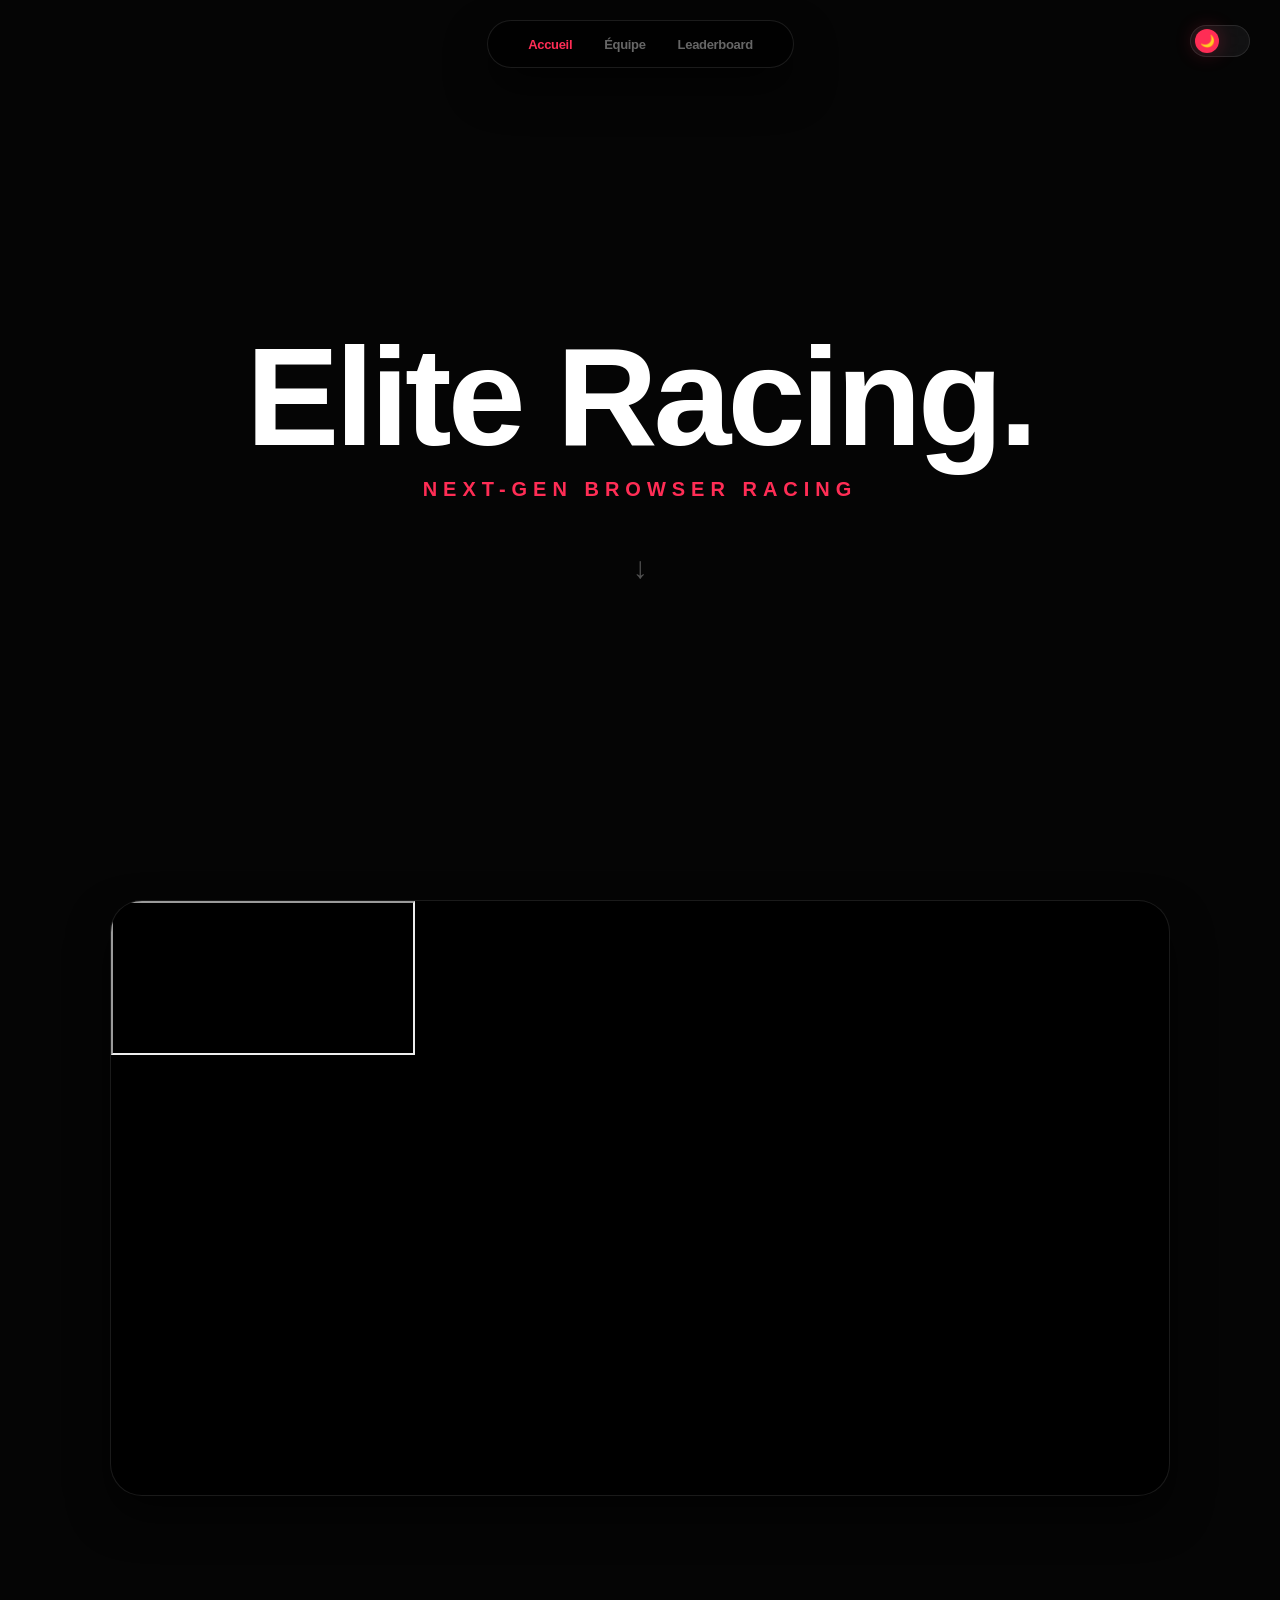
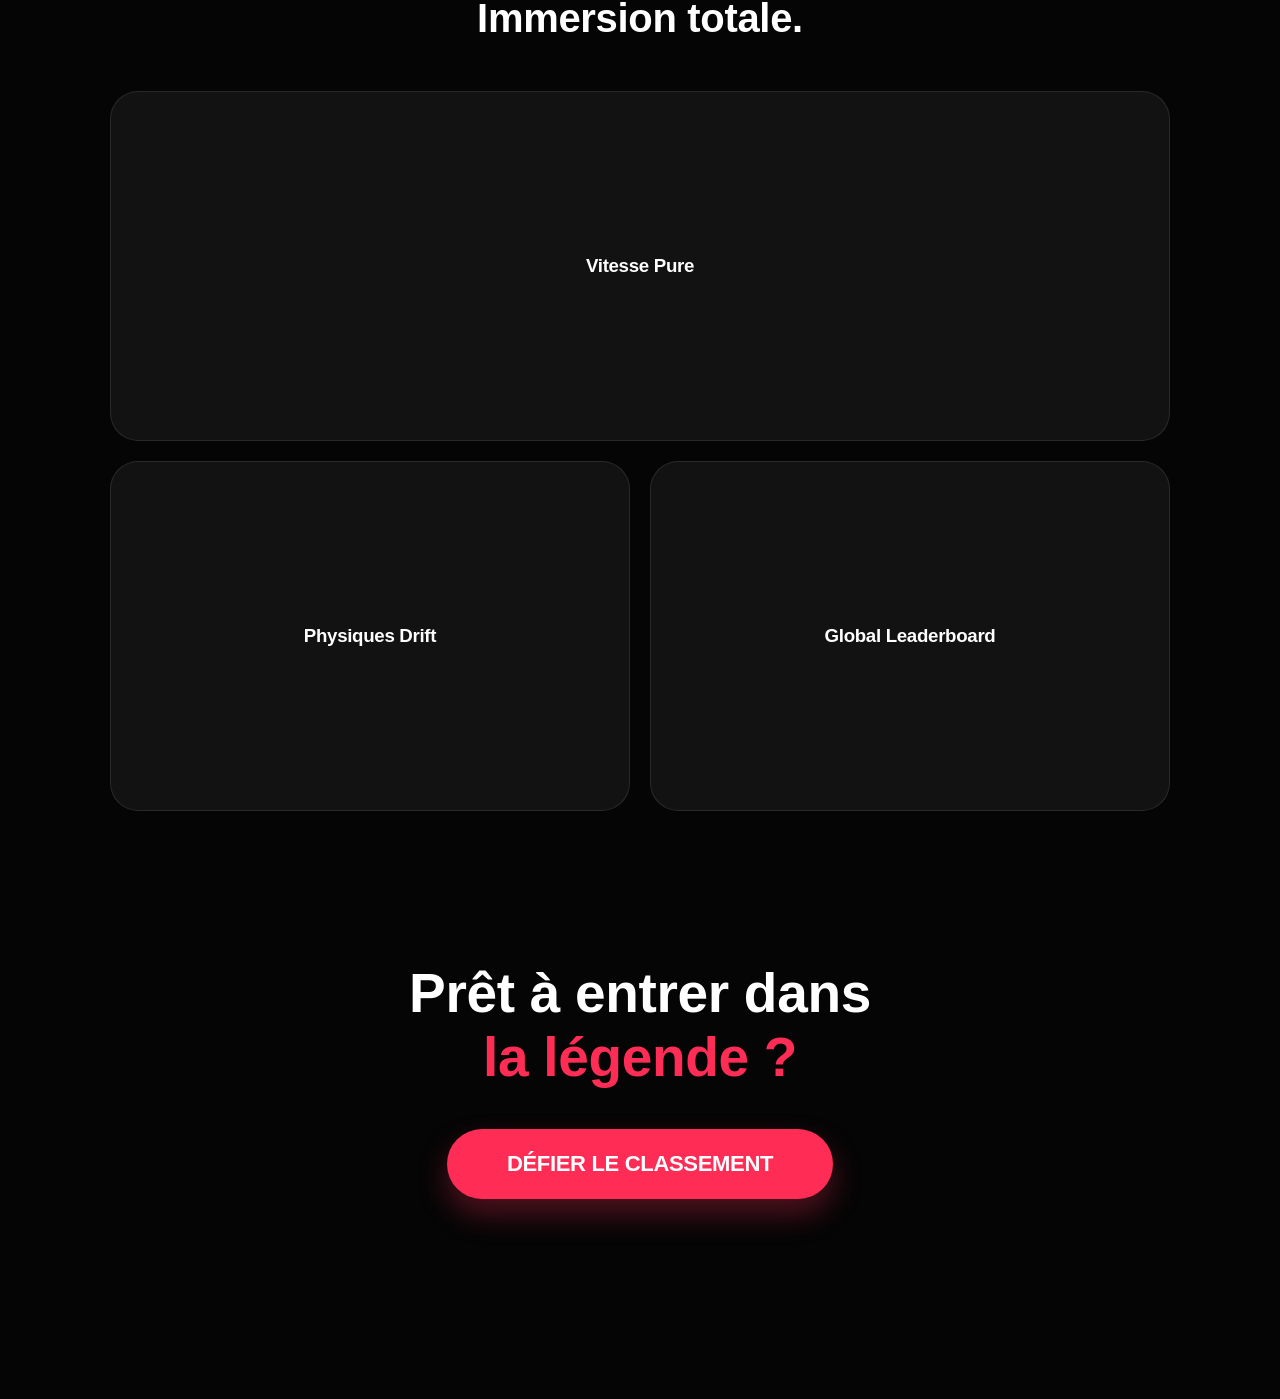
<file: index.html>
<!DOCTYPE html>
<html lang="fr">
<head>
    <meta charset="UTF-8"><title>Elite Racing | Accueil</title>
    <link rel="stylesheet" href="style.css">
</head>
<body>
    <div class="nav-wrapper"><nav><a href="index.html" class="active">Accueil</a><a href="team.html">Équipe</a><a href="leaderboard.html">Leaderboard</a></nav></div>
    
    <div class="theme-switch" id="theme-toggle"><div class="switch-dot" id="theme-icon">🌙</div></div>

    <section class="hero-title-centered">
        <h1 class="reveal" style="font-size: clamp(60px, 12vw, 140px); font-weight: 800; letter-spacing: -4px;">Elite Racing.</h1>
        <p class="reveal" style="font-size: 20px; color: var(--accent); font-weight: 700; letter-spacing: 6px; text-transform: uppercase;">Next-Gen Browser Racing</p>
        <div class="reveal" style="margin-top: 50px; animation: bounce 2s infinite; font-size: 30px; opacity: 0.3;">↓</div>
    </section>

    <div style="max-width: 1100px; margin: auto; padding: 0 20px;">
        <div class="reveal video-container" style="margin-bottom: 100px;">
            <iframe src="https://www.youtube-nocookie.com/embed/dQw4w9WgXcQ?autoplay=0&mute=1&rel=0&modestbranding=1" allowfullscreen></iframe>
        </div>

        <h2 class="reveal" style="font-size: 40px; text-align: center; margin-bottom: 40px;">Immersion totale.</h2>
        <div class="gallery-grid">
            <div class="reveal gallery-item wide"><h3>Vitesse Pure</h3></div>
            <div class="reveal gallery-item"><h3>Physiques Drift</h3></div>
            <div class="reveal gallery-item"><h3>Global Leaderboard</h3></div>
        </div>

        <section style="text-align: center; padding: 100px 0 200px;">
            <h2 class="reveal" style="font-size: 55px; font-weight: 800; margin-bottom: 40px;">Prêt à entrer dans <br><span style="color: var(--accent);">la légende ?</span></h2>
            <a href="leaderboard.html" class="reveal cta-massive">DÉFIER LE CLASSEMENT</a>
        </section>
    </div>

    <script>
        const observer = new IntersectionObserver((entries) => {
            entries.forEach(e => { if(e.isIntersecting) e.target.classList.add('active'); });
        }, { threshold: 0.1 });
        document.querySelectorAll('.reveal').forEach(r => observer.observe(r));

        const toggle = document.getElementById('theme-toggle');
        const icon = document.getElementById('theme-icon');
        const applyTheme = (t) => {
            if(t === "light") { document.documentElement.setAttribute("data-theme", "light"); icon.innerText = "☀️"; }
            else { document.documentElement.removeAttribute("data-theme"); icon.innerText = "🌙"; }
        };
        toggle.onclick = () => {
            const t = document.documentElement.hasAttribute("data-theme") ? "dark" : "light";
            localStorage.setItem("theme", t); applyTheme(t);
        };
        applyTheme(localStorage.getItem("theme") || "dark");
    </script>
</body>
</html>
</file>
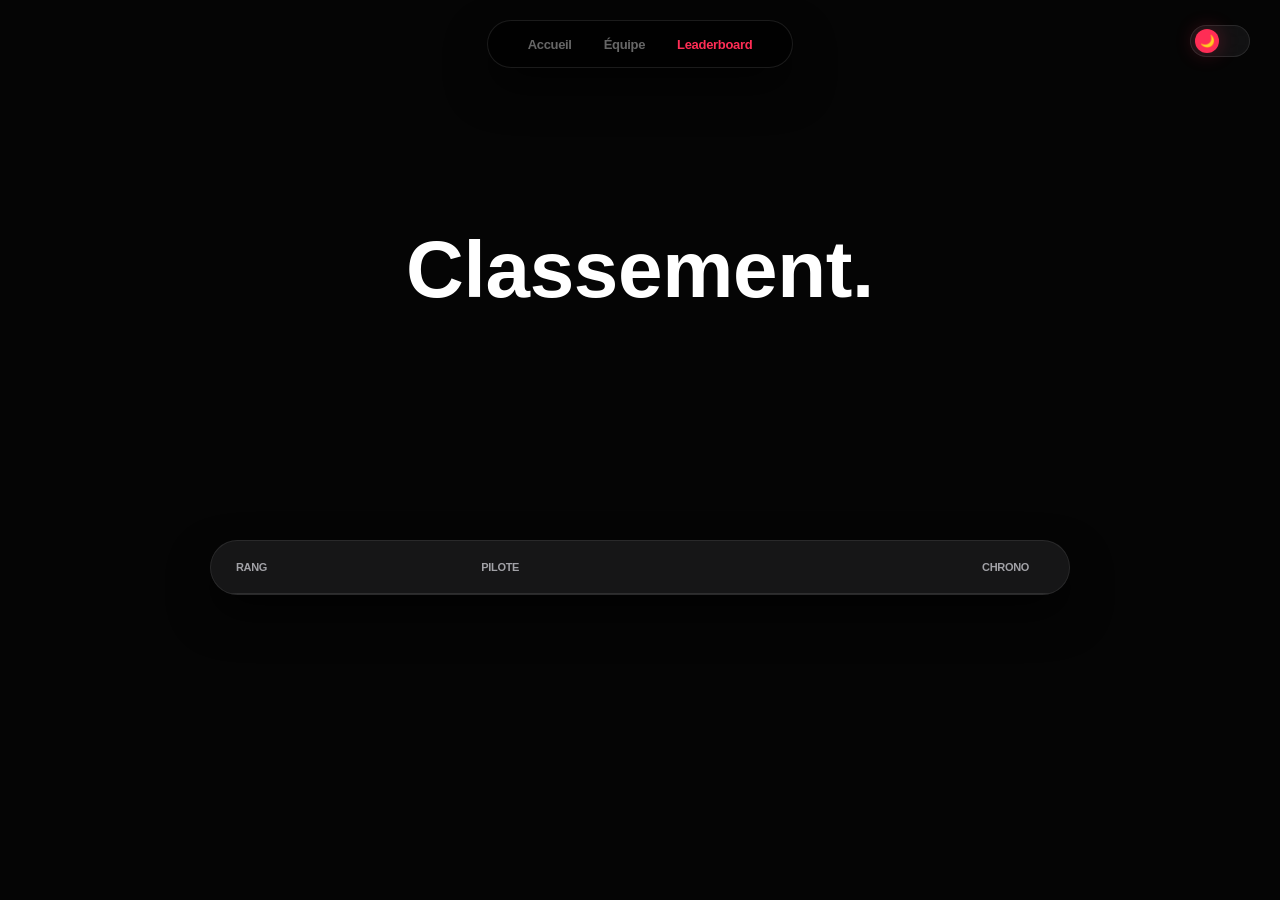
<file: leaderboard.html>
<!DOCTYPE html>
<html lang="fr">
<head>
    <meta charset="UTF-8"><title>Leaderboard | Elite Racing</title>
    <link rel="stylesheet" href="style.css">
</head>
<body>
    <div class="nav-wrapper"><nav><a href="index.html">Accueil</a><a href="team.html">Équipe</a><a href="leaderboard.html" class="active">Leaderboard</a></nav></div>
    
    <div class="theme-switch" id="theme-toggle"><div class="switch-dot" id="theme-icon">🌙</div></div>

    <section class="hero-title-centered" style="height: 60vh;">
        <h1 class="reveal active" style="font-size: 80px; font-weight: 800;">Classement.</h1>
    </section>

    <div style="max-width: 900px; margin: auto; padding: 0 20px 150px; display: flex; justify-content: center;">
        <div class="reveal active glass-card">
            <table>
                <thead style="background: rgba(255,255,255,0.02);"><tr style="font-size: 11px; color: var(--text-dim);"><th style="padding-left: 25px;">RANG</th><th>PILOTE</th><th style="text-align: right; padding-right: 40px;">CHRONO</th></tr></thead>
                <tbody id="table-body"></tbody>
            </table>
        </div>
    </div>

    <script>
        function formatChrono(ms) {
            let mins = Math.floor(ms / 60000);
            let secs = Math.floor((ms % 60000) / 1000);
            let mms = ms % 1000;
            return `${mins.toString().padStart(2, '0')}:${secs.toString().padStart(2, '0')}:${mms.toString().padStart(3, '0')}`;
        }

        async function loadLB() {
            try {
                const API_KEY = "dev_3c4618fd7ae34068a8891dd75abc4dd1";
                const auth = await fetch("https://api.lootlocker.io/game/v2/session/guest", {
                    method: "POST", headers: {"Content-Type": "application/json"},
                    body: JSON.stringify({game_key: API_KEY, game_version: "0.1.0.0", development_mode: true})
                }).then(r => r.json());

                const lb = await fetch("https://api.lootlocker.io/game/leaderboards/33908/list?count=15", {
                    method: "GET", headers: {"x-session-token": auth.session_token}
                }).then(r => r.json());

                const body = document.getElementById('table-body');
                lb.items.forEach(item => {
                    let badgeClass = item.rank === 1 ? 'gold' : item.rank === 2 ? 'silver' : item.rank === 3 ? 'bronze' : 'other-rank';
                    body.innerHTML += `
                        <tr>
                            <td style="padding-left: 25px;"><div class="rank-badge ${badgeClass}">${item.rank}</div></td>
                            <td style="font-weight: 600; color: var(--text);">${item.player.name || "Inconnu"}</td>
                            <td style="text-align: right; padding-right: 40px; font-family: monospace; font-weight: 800; color: var(--accent); font-size: 20px;">${formatChrono(item.score)}</td>
                        </tr>`;
                });
            } catch(e) { console.error("Erreur API", e); }
        }
        loadLB();

        const toggle = document.getElementById('theme-toggle');
        const icon = document.getElementById('theme-icon');
        const applyTheme = (t) => {
            if(t === "light") { document.documentElement.setAttribute("data-theme", "light"); icon.innerText = "☀️"; }
            else { document.documentElement.removeAttribute("data-theme"); icon.innerText = "🌙"; }
        };
        toggle.onclick = () => {
            const t = document.documentElement.hasAttribute("data-theme") ? "dark" : "light";
            localStorage.setItem("theme", t); applyTheme(t);
        };
        applyTheme(localStorage.getItem("theme") || "dark");
    </script>
</body>
</html>
</file>
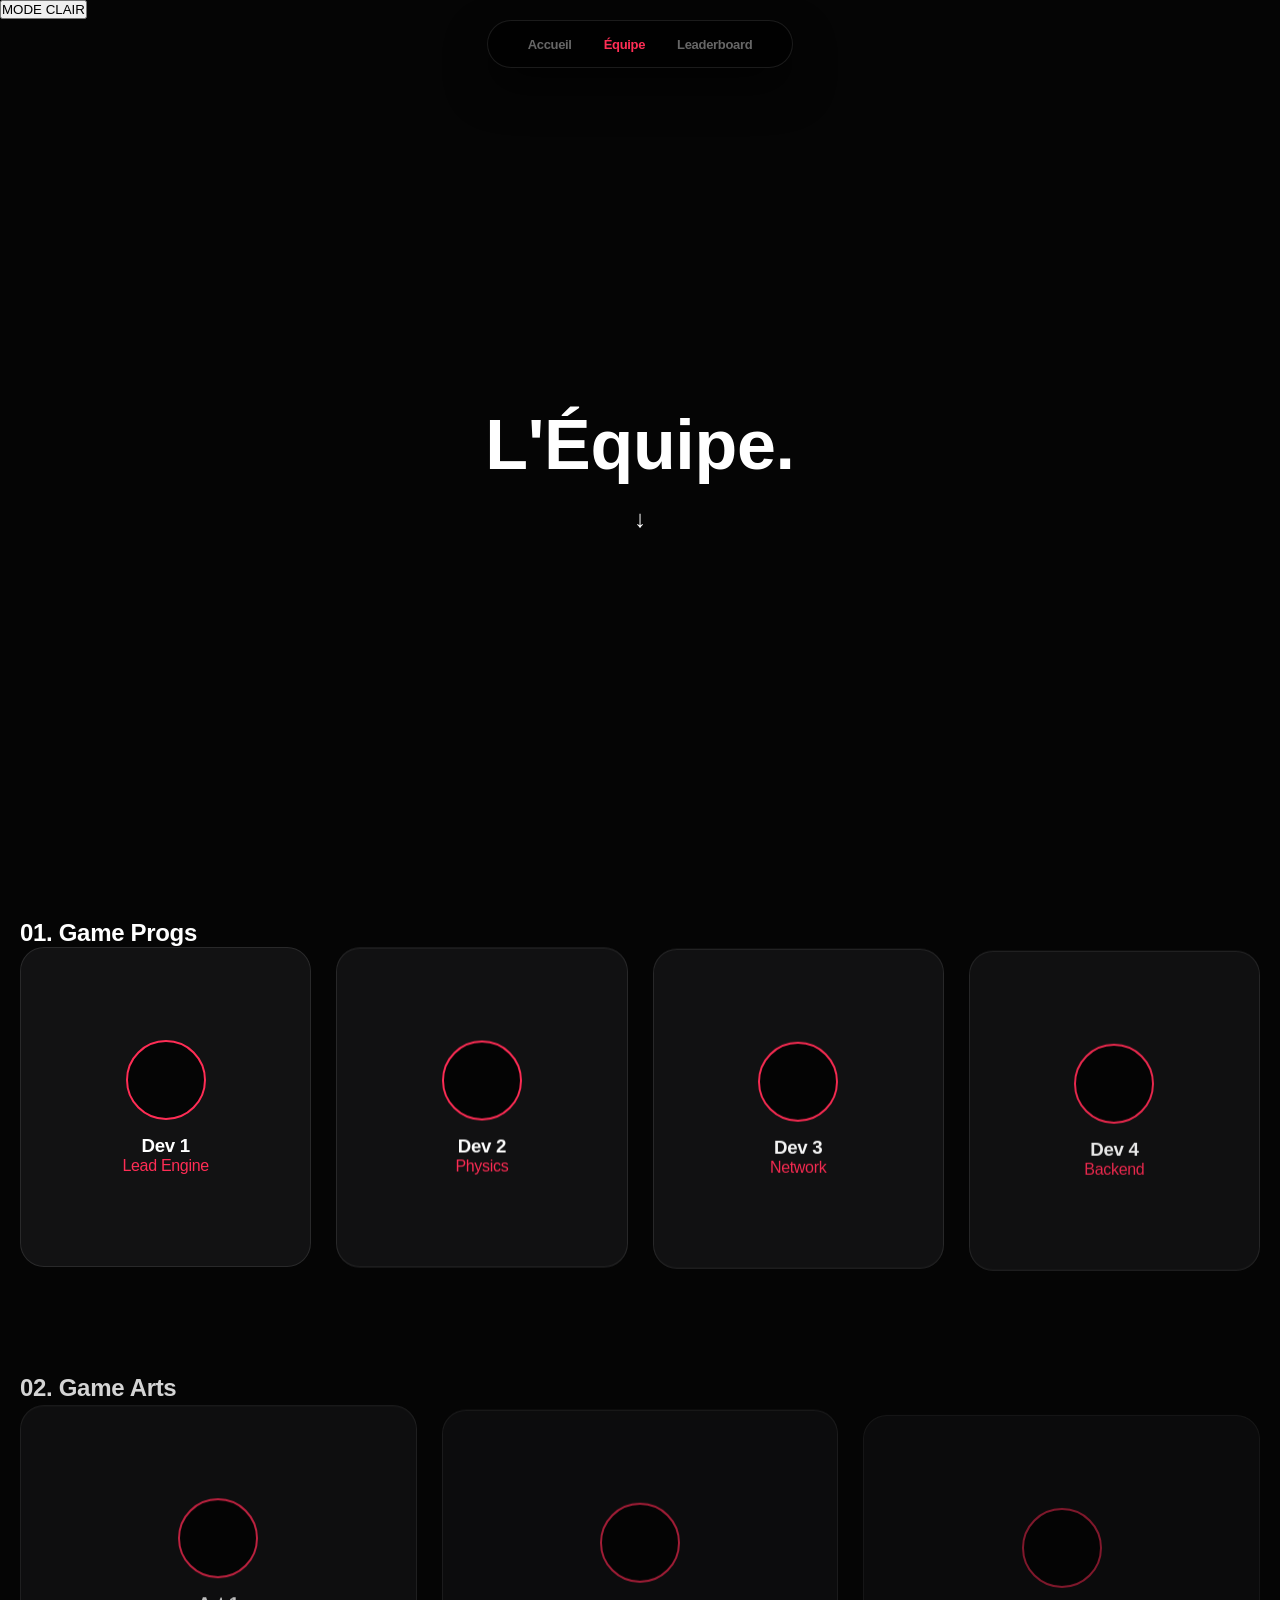
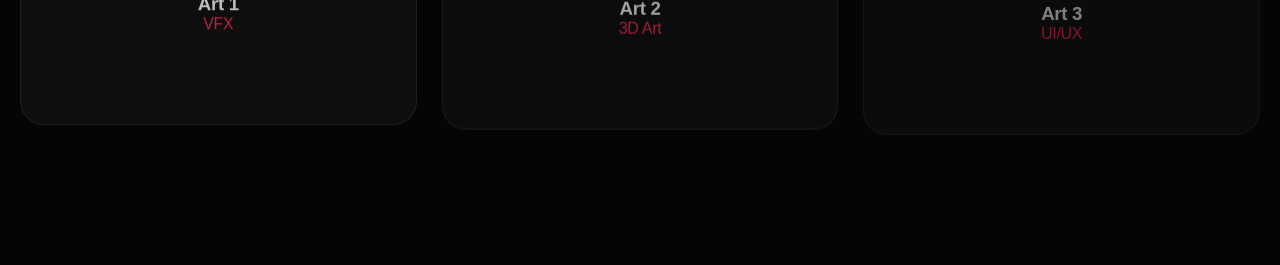
<file: team.html>
<!DOCTYPE html>
<html lang="fr">
<head>
    <meta charset="UTF-8"><title>Team | Elite Racing</title>
    <link rel="stylesheet" href="style.css">
</head>
<body>
    <div class="nav-wrapper"><nav><a href="index.html">Accueil</a><a href="team.html" class="active">Équipe</a><a href="leaderboard.html">Leaderboard</a></nav></div>
    <button id="theme-btn" class="theme-toggle">MODE CLAIR</button>

    <section class="hero-title-centered">
        <h1 class="reveal" style="font-size: clamp(40px, 8vw, 70px); font-weight: 800;">L'Équipe.</h1>
        <div class="reveal" style="margin-top: 20px; animation: bounce 2s infinite; font-size: 24px;">↓</div>
    </section>

    <div style="padding: 0 20px 150px;">
        <h2 class="reveal team-section-title"><span>01.</span> Game Progs</h2>
        <div class="team-grid" style="margin-bottom: 100px;">
            <div class="reveal flip-card"><div class="flip-card-inner"><div class="card-front"><div class="member-photo"></div><h3>Dev 1</h3><p style="color:var(--accent)">Lead Engine</p></div><div class="card-back"><h3>Social</h3><p>Architecture GPU</p></div></div></div>
            <div class="reveal flip-card"><div class="flip-card-inner"><div class="card-front"><div class="member-photo"></div><h3>Dev 2</h3><p style="color:var(--accent)">Physics</p></div><div class="card-back"><h3>Social</h3><p>Physique Drift</p></div></div></div>
            <div class="reveal flip-card"><div class="flip-card-inner"><div class="card-front"><div class="member-photo"></div><h3>Dev 3</h3><p style="color:var(--accent)">Network</p></div><div class="card-back"><h3>Social</h3><p>Multiplayer</p></div></div></div>
            <div class="reveal flip-card"><div class="flip-card-inner"><div class="card-front"><div class="member-photo"></div><h3>Dev 4</h3><p style="color:var(--accent)">Backend</p></div><div class="card-back"><h3>Social</h3><p>LootLocker API</p></div></div></div>
        </div>

        <h2 class="reveal team-section-title"><span>02.</span> Game Arts</h2>
        <div class="team-grid">
            <div class="reveal flip-card"><div class="flip-card-inner"><div class="card-front"><div class="member-photo"></div><h3>Art 1</h3><p style="color:var(--accent)">VFX</p></div><div class="card-back"><h3>Social</h3><p>Shaders & Glow</p></div></div></div>
            <div class="reveal flip-card"><div class="flip-card-inner"><div class="card-front"><div class="member-photo"></div><h3>Art 2</h3><p style="color:var(--accent)">3D Art</p></div><div class="card-back"><h3>Social</h3><p>Models</p></div></div></div>
            <div class="reveal flip-card"><div class="flip-card-inner"><div class="card-front"><div class="member-photo"></div><h3>Art 3</h3><p style="color:var(--accent)">UI/UX</p></div><div class="card-back"><h3>Social</h3><p>Interface</p></div></div></div>
        </div>
    </div>

    <script src="https://cdnjs.cloudflare.com/ajax/libs/gsap/3.12.2/gsap.min.js"></script>
    <script>
        gsap.to(".reveal", { opacity: 1, y: 0, duration: 1, stagger: 0.1 });
        // Theme Logic...
    </script>
</body>
</html>
</file>
<file: style.css>
:root {
    /* --- MODE SOMBRE --- */
    --bg: #050505; --card: rgba(22, 22, 23, 0.8); --text: #ffffff; --text-dim: #a1a1a6;
    --accent: #ff2d55; --secondary: #5e5ce6; --nav-bg: rgba(0, 0, 0, 0.7);
    --border: rgba(255, 255, 255, 0.1); --shadow-soft: 0 20px 40px rgba(0, 0, 0, 0.6);
    --glow: 0 0 20px rgba(255, 45, 85, 0.3);
}

[data-theme="light"] {
    /* --- MODE CLAIR --- */
    --bg: #f2f7ff; --card: #ffffff; --text: #1d1d1f; --text-dim: #6e6e73;
    --accent: #ff80ab; --secondary: #0071e3; --nav-bg: rgba(255, 255, 255, 0.8);
    --border: rgba(0, 0, 0, 0.05); --shadow-soft: 0 10px 30px rgba(0, 113, 227, 0.1);
}

* { margin: 0; padding: 0; box-sizing: border-box; cursor: default; }
body { font-family: 'Inter', -apple-system, sans-serif; background: var(--bg); color: var(--text); transition: 0.6s cubic-bezier(0.4, 0, 0.2, 1); overflow-x: hidden; letter-spacing: -0.02em; }

/* --- NAVIGATION --- */
.nav-wrapper { position: fixed; top: 20px; width: 100%; display: flex; justify-content: center; z-index: 1000; }
nav { height: 48px; padding: 0 24px; background: var(--nav-bg); backdrop-filter: blur(20px) saturate(180%); border-radius: 24px; border: 1px solid var(--border); display: flex; align-items: center; box-shadow: var(--shadow-soft); }
nav a { color: var(--text); text-decoration: none; font-size: 13px; margin: 0 16px; opacity: 0.4; font-weight: 600; transition: 0.3s; }
nav a:hover, nav a.active { opacity: 1; color: var(--accent); }

/* --- THEME TOGGLE (SOLEIL/LUNE) --- */
.theme-switch { position: fixed; top: 25px; right: 30px; z-index: 1001; width: 60px; height: 32px; background: var(--card); border-radius: 20px; border: 1px solid var(--border); cursor: pointer; display: flex; align-items: center; padding: 4px; transition: 0.4s; backdrop-filter: blur(10px); }
.switch-dot { width: 24px; height: 24px; background: var(--accent); border-radius: 50%; display: flex; align-items: center; justify-content: center; transition: 0.4s cubic-bezier(0.175, 0.885, 0.32, 1.275); box-shadow: var(--glow); font-size: 12px; }
[data-theme="light"] .switch-dot { transform: translateX(28px); background: #ffcc33; }

/* --- HERO SECTION RECENTRÉE --- */
.hero-title-centered { height: 100vh; width: 100%; display: flex; flex-direction: column; justify-content: center; align-items: center; text-align: center; padding: 0 20px; }

/* --- VIDEO & BENTO GALLERY --- */
.video-container { width: 100%; aspect-ratio: 16/9; border-radius: 32px; overflow: hidden; border: 1px solid var(--border); box-shadow: var(--shadow-soft); background: #000; }
.gallery-grid { display: grid; grid-template-columns: repeat(2, 1fr); gap: 20px; margin: 50px 0; }
.gallery-item { background: var(--card); border-radius: 28px; border: 1px solid var(--border); height: 350px; overflow: hidden; transition: 0.5s; display: flex; align-items: center; justify-content: center; }
.gallery-item:hover { transform: scale(1.02); border-color: var(--accent); box-shadow: var(--glow); }
.wide { grid-column: span 2; }

/* --- TEAM CARDS SLIM --- */
.team-grid { display: grid; grid-template-columns: repeat(auto-fit, minmax(220px, 1fr)); gap: 25px; justify-content: center; }
.flip-card { height: 320px; perspective: 1000px; }
.flip-card-inner { position: relative; width: 100%; height: 100%; transition: transform 0.4s cubic-bezier(0.175, 0.885, 0.32, 1.275); transform-style: preserve-3d; }
.flip-card:hover .flip-card-inner { transform: rotateY(180deg); }
.card-front, .card-back { position: absolute; width: 100%; height: 100%; backface-visibility: hidden; border-radius: 24px; border: 1px solid var(--border); display: flex; flex-direction: column; align-items: center; justify-content: center; padding: 20px; }
.card-front { background: var(--card); backdrop-filter: blur(20px); }
.card-back { background: var(--accent); color: white; transform: rotateY(180deg); }
.member-photo { width: 80px; height: 80px; border-radius: 50%; background: var(--bg); border: 2px solid var(--accent); margin-bottom: 15px; }

/* --- LEADERBOARD STYLE --- */
.glass-card { background: var(--card); backdrop-filter: blur(30px); border-radius: 32px; border: 1px solid var(--border); box-shadow: var(--shadow-soft); overflow: hidden; width: 100%; }
table { width: 100%; border-collapse: collapse; }
tr { transition: 0.3s; }
tr:hover td { background: rgba(255, 45, 85, 0.05); transform: scale(1.01) translateX(5px); }
td, th { padding: 20px; border-bottom: 1px solid var(--border); text-align: left; }
.rank-badge { width: 36px; height: 36px; border-radius: 10px; display: flex; align-items: center; justify-content: center; font-weight: 800; }
.gold { background: linear-gradient(135deg, #FFD700, #FFA500); color: #000; box-shadow: 0 4px 15px rgba(255, 215, 0, 0.4); }

/* --- ANIMATIONS --- */
.reveal { opacity: 0; transform: translateY(40px); transition: 1s cubic-bezier(0.2, 0.8, 0.2, 1); }
.reveal.active { opacity: 1; transform: translateY(0); }
.cta-massive { display: inline-block; padding: 22px 60px; font-size: 22px; font-weight: 800; color: #fff; background: var(--accent); border-radius: 100px; text-decoration: none; transition: 0.4s; box-shadow: 0 15px 30px rgba(255, 45, 85, 0.3); }
.cta-massive:hover { transform: scale(1.05) translateY(-5px); box-shadow: 0 20px 40px rgba(255, 45, 85, 0.5); }
@keyframes bounce { 0%, 100% { transform: translateY(0); } 50% { transform: translateY(-10px); } }
</file>
